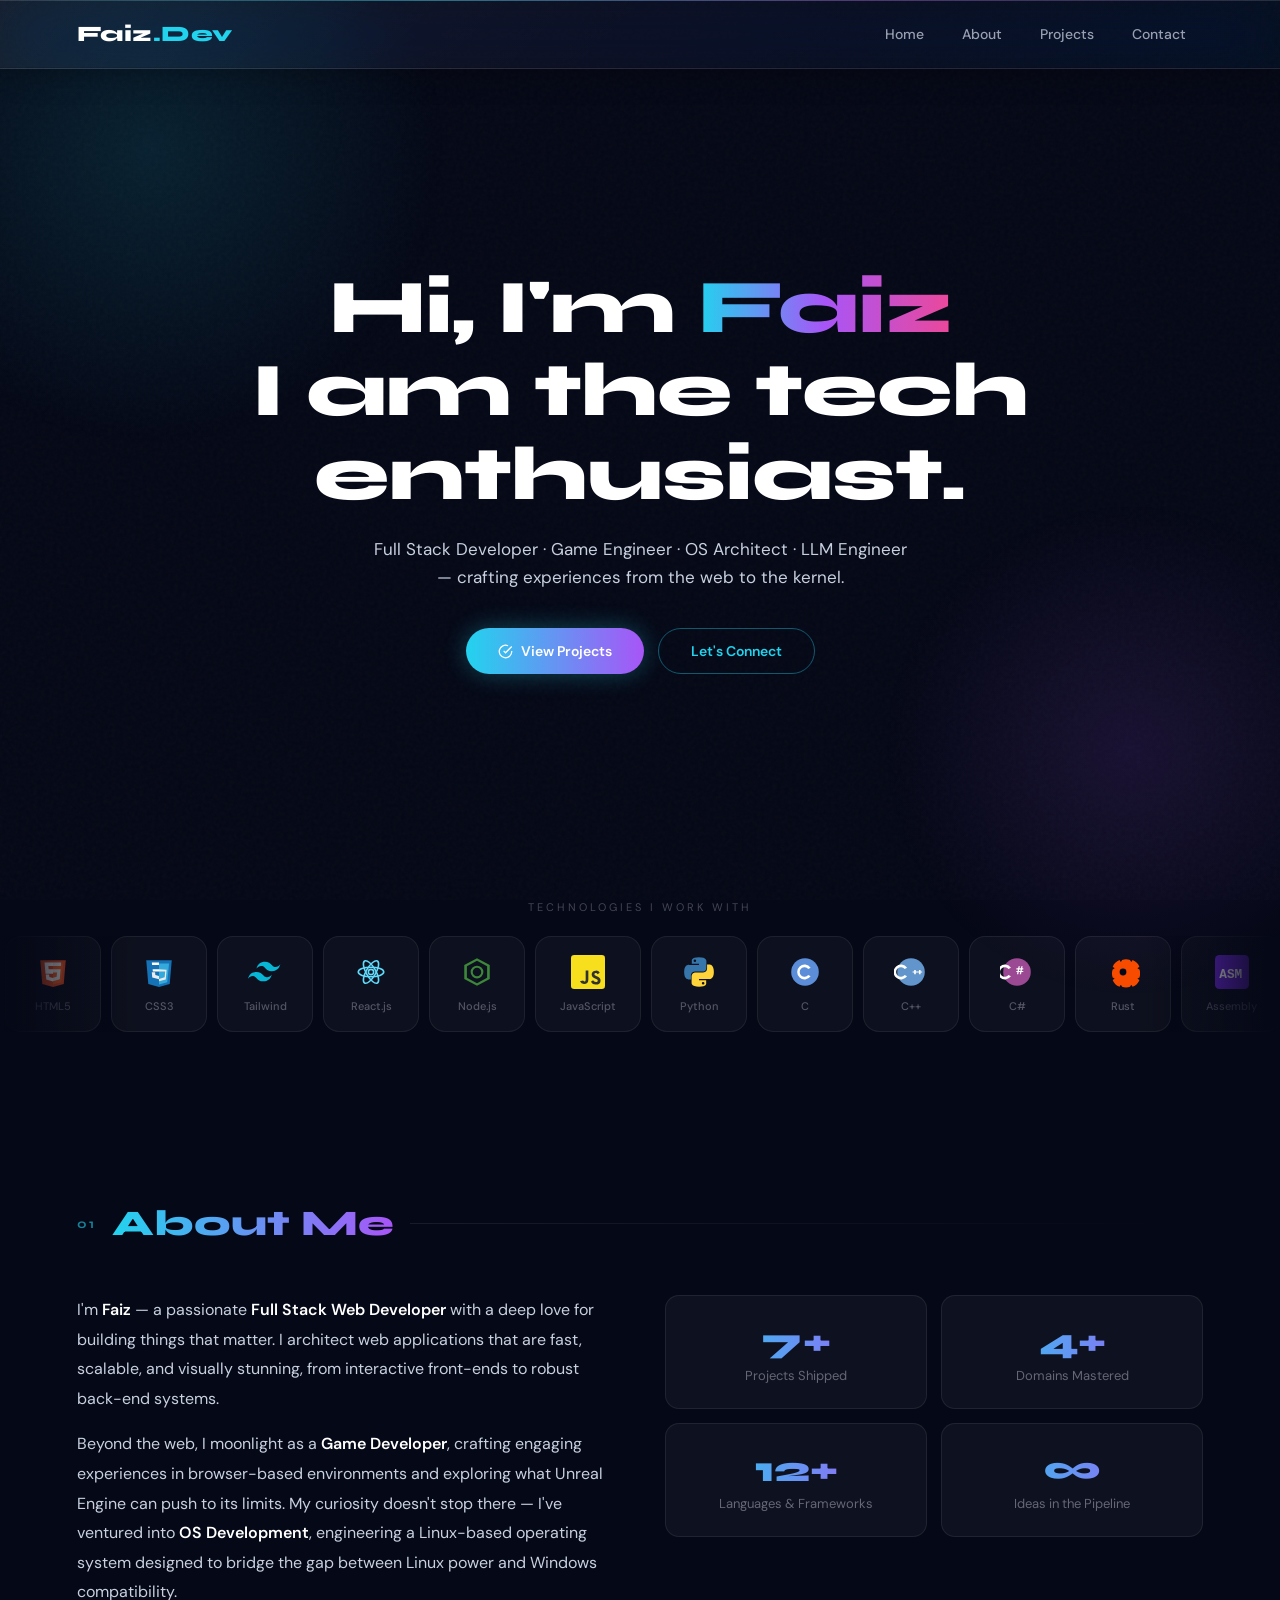
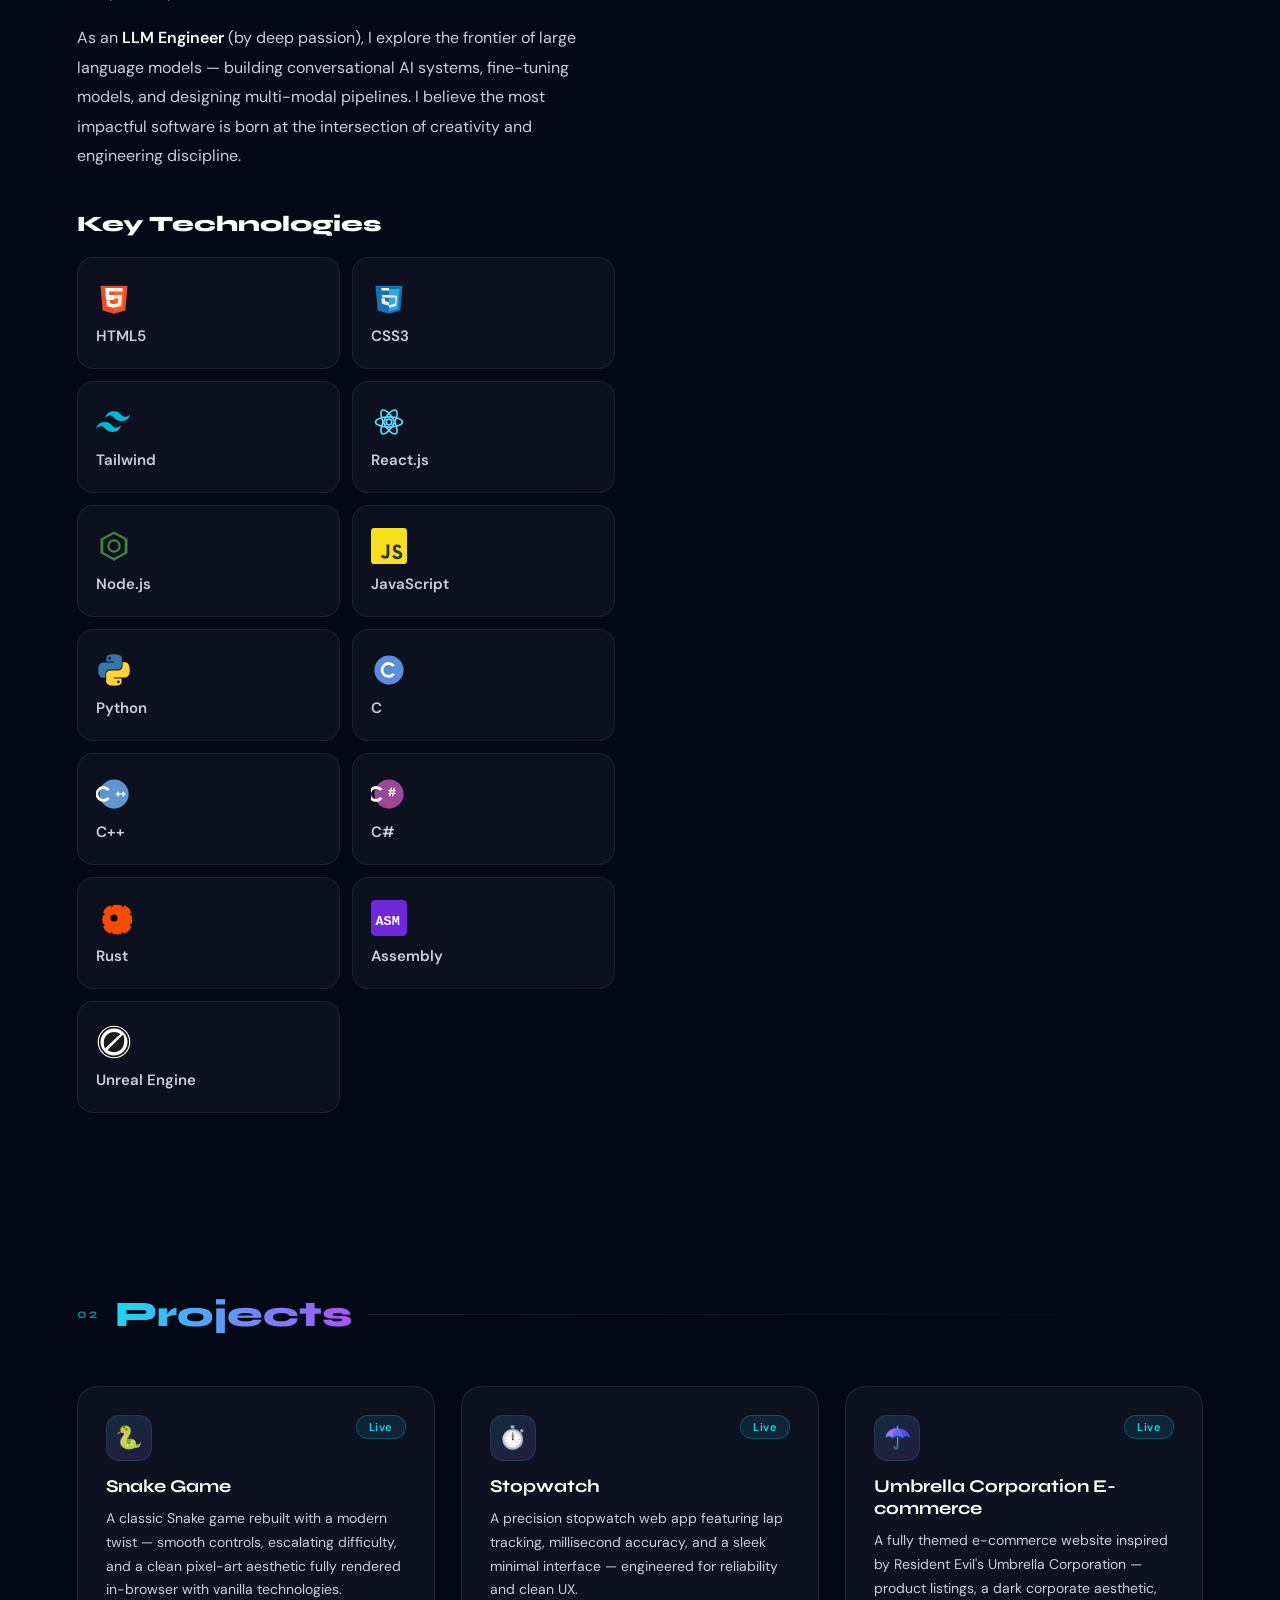
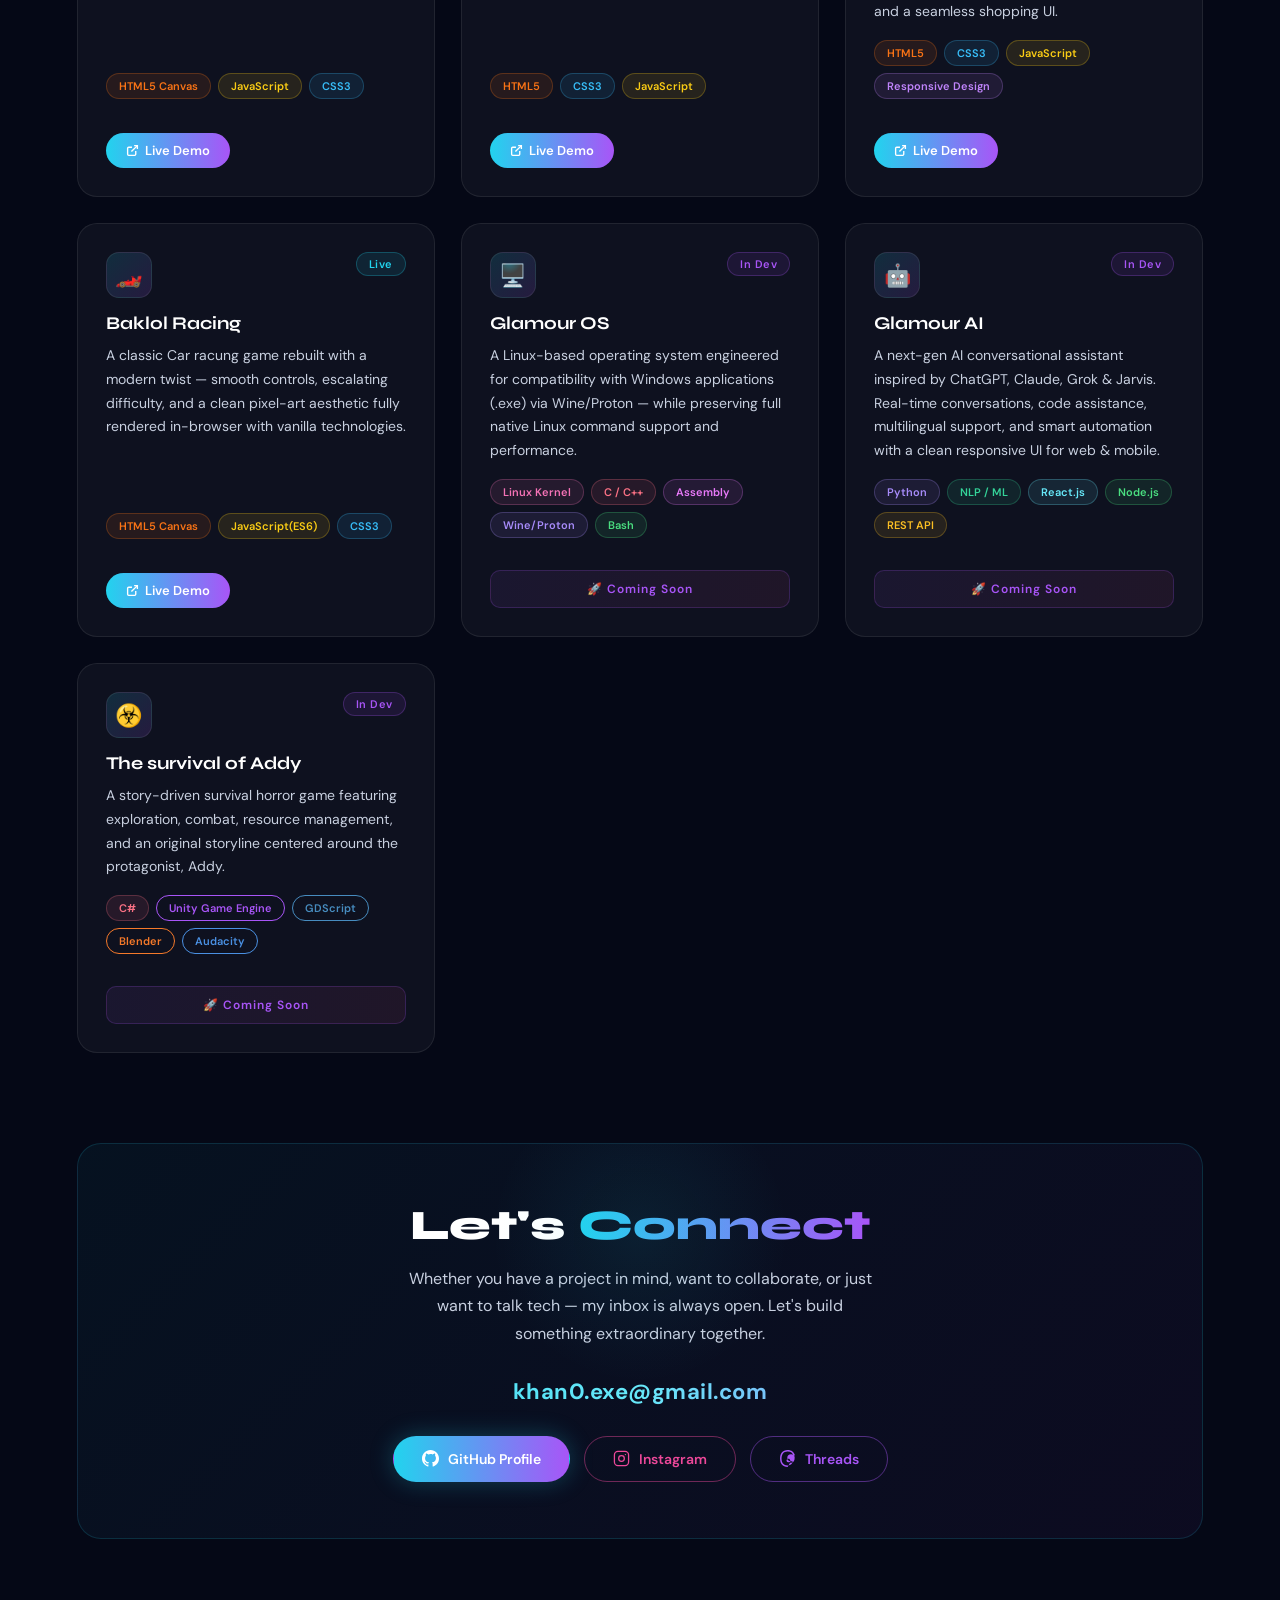
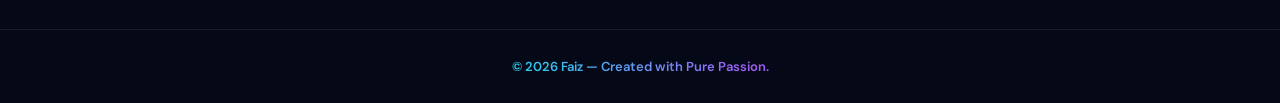
<file: index.html>
<!DOCTYPE html>
<html lang="en">
<head>
<meta charset="UTF-8">
<meta name="viewport" content="width=device-width, initial-scale=1.0">
<title>Faiz | Full Stack Developer</title>
<link href="https://fonts.googleapis.com/css2?family=Syne:wght@400;600;700;800&family=DM+Sans:wght@300;400;500&display=swap" rel="stylesheet">
<style>
*{margin:0;padding:0;box-sizing:border-box;}
:root{
  --cyan:#22d3ee;
  --purple:#a855f7;
  --pink:#ec4899;
  --bg:#050816;
  --card-bg:rgba(255,255,255,0.04);
  --border:rgba(255,255,255,0.08);
  --text:#c8d0e0;
}
html{scroll-behavior:smooth;}
body{background:var(--bg);color:white;overflow-x:hidden;font-family:'DM Sans',sans-serif;}
body::before{content:"";position:fixed;width:600px;height:600px;background:radial-gradient(circle,rgba(34,211,238,0.12),transparent 70%);top:-150px;left:-150px;z-index:-1;pointer-events:none;}
body::after{content:"";position:fixed;width:500px;height:500px;background:radial-gradient(circle,rgba(168,85,247,0.12),transparent 70%);bottom:-100px;right:-100px;z-index:-1;pointer-events:none;}
.noise{position:fixed;inset:0;z-index:-1;pointer-events:none;opacity:.03;background-image:url("data:image/svg+xml,%3Csvg viewBox='0 0 256 256' xmlns='http://www.w3.org/2000/svg'%3E%3Cfilter id='noise'%3E%3CfeTurbulence type='fractalNoise' baseFrequency='0.9' numOctaves='4' stitchTiles='stitch'/%3E%3C/filter%3E%3Crect width='100%25' height='100%25' filter='url(%23noise)'/%3E%3C/svg%3E");}

/* ══ LIQUID GLASS NAVBAR ══ */
header{
  position:fixed;top:0;width:100%;
  display:flex;justify-content:space-between;align-items:center;
  padding:16px 6%;
  background:linear-gradient(135deg,rgba(255,255,255,0.07) 0%,rgba(255,255,255,0.03) 50%,rgba(34,211,238,0.04) 100%);
  backdrop-filter:blur(28px) saturate(180%);
  -webkit-backdrop-filter:blur(28px) saturate(180%);
  border-bottom:1px solid rgba(255,255,255,0.10);
  box-shadow:0 2px 32px rgba(0,0,0,0.3),inset 0 1px 0 rgba(255,255,255,0.12),inset 0 -1px 0 rgba(0,0,0,0.1);
  z-index:1000;
}
/* liquid shimmer reflection */
header::before{
  content:"";position:absolute;top:0;left:0;right:0;height:1px;
  background:linear-gradient(90deg,transparent,rgba(34,211,238,0.4),rgba(168,85,247,0.3),transparent);
  pointer-events:none;
}

.logo{font-family:'Syne',sans-serif;font-weight:800;font-size:22px;letter-spacing:.5px;text-decoration:none;}
.logo-faiz{color:white;}
.logo-dev{color:var(--cyan);}

.nav-links{display:flex;align-items:center;gap:4px;}
.nav-links a{
  color:rgba(200,208,224,0.75);text-decoration:none;font-size:14px;font-weight:500;
  padding:8px 16px;border-radius:20px;transition:.25s;
  background:rgba(255,255,255,0.0);
  border:1px solid transparent;
}
.nav-links a:hover{
  color:var(--cyan);
  background:rgba(34,211,238,0.08);
  border-color:rgba(34,211,238,0.15);
  box-shadow:0 0 12px rgba(34,211,238,0.1);
}

.nav-socials{display:flex;align-items:center;gap:8px;margin-left:12px;padding-left:14px;border-left:1px solid rgba(255,255,255,0.08);}
.nav-socials a{
  color:rgba(200,208,224,0.6);display:flex;align-items:center;justify-content:center;
  width:34px;height:34px;border-radius:10px;transition:.25s;
  background:rgba(255,255,255,0.04);
  border:1px solid rgba(255,255,255,0.08);
  box-shadow:inset 0 1px 0 rgba(255,255,255,0.06);
}
.nav-socials a:hover{color:var(--cyan);border-color:rgba(34,211,238,0.35);background:rgba(34,211,238,0.08);box-shadow:0 0 14px rgba(34,211,238,0.2),inset 0 1px 0 rgba(255,255,255,0.1);}
.nav-socials svg{width:16px;height:16px;}

/* Hamburger */
.hamburger{display:none;flex-direction:column;gap:5px;cursor:pointer;padding:8px;border-radius:12px;transition:.25s;background:rgba(255,255,255,0.05);border:1px solid rgba(255,255,255,0.08);}
.hamburger span{display:block;width:22px;height:2px;background:var(--text);border-radius:2px;transition:.3s;}
.hamburger.open span:nth-child(1){transform:rotate(45deg) translate(5px,5px);}
.hamburger.open span:nth-child(2){opacity:0;}
.hamburger.open span:nth-child(3){transform:rotate(-45deg) translate(5px,-5px);}

/* ══ LIQUID GLASS MOBILE DROPDOWN ══ */
.mobile-menu{
  display:none;position:fixed;top:68px;left:0;right:0;
  background:linear-gradient(160deg,rgba(8,14,35,0.88) 0%,rgba(5,8,22,0.92) 60%,rgba(34,211,238,0.05) 100%);
  backdrop-filter:blur(32px) saturate(200%);
  -webkit-backdrop-filter:blur(32px) saturate(200%);
  border-bottom:1px solid rgba(255,255,255,0.09);
  box-shadow:0 16px 48px rgba(0,0,0,0.5),inset 0 1px 0 rgba(255,255,255,0.08);
  flex-direction:column;padding:16px 6% 20px;gap:4px;z-index:999;
}
.mobile-menu::before{
  content:"";position:absolute;top:0;left:0;right:0;height:1px;
  background:linear-gradient(90deg,transparent,rgba(34,211,238,0.3),rgba(168,85,247,0.25),transparent);
}
.mobile-menu.open{display:flex;}
.mobile-menu a{
  color:rgba(200,208,224,0.75);text-decoration:none;font-size:15px;font-weight:500;
  padding:13px 18px;border-radius:14px;transition:.25s;
  background:rgba(255,255,255,0.0);
  border:1px solid transparent;
}
.mobile-menu a:hover{color:var(--cyan);border-color:rgba(34,211,238,0.2);background:rgba(34,211,238,0.07);box-shadow:0 0 12px rgba(34,211,238,0.08);}
.mobile-menu .divider{height:1px;background:linear-gradient(90deg,transparent,rgba(255,255,255,0.1),transparent);margin:8px 0;}
.mob-social-row{display:flex;gap:10px;padding:6px 18px 4px;}
.mob-social-row a{
  color:rgba(200,208,224,0.65);display:flex;align-items:center;justify-content:center;
  width:42px;height:42px;border-radius:12px;transition:.25s;
  background:rgba(255,255,255,0.04);border:1px solid rgba(255,255,255,0.08);
  box-shadow:inset 0 1px 0 rgba(255,255,255,0.06);
}
.mob-social-row a:hover{color:var(--cyan);border-color:rgba(34,211,238,0.35);background:rgba(34,211,238,0.09);box-shadow:0 0 16px rgba(34,211,238,0.2);}
.mob-social-row svg{width:19px;height:19px;}

/* ══ HERO ══ */
.hero{min-height:100vh;display:flex;flex-direction:column;justify-content:center;align-items:center;text-align:center;padding:120px 6% 80px;}
.hero h1{font-family:'Syne',sans-serif;font-size:clamp(38px,6vw,76px);font-weight:800;line-height:1.1;margin-bottom:18px;letter-spacing:-1px;}
.hero h1 .grad{background:linear-gradient(90deg,var(--cyan),var(--purple),var(--pink));-webkit-background-clip:text;-webkit-text-fill-color:transparent;}
.hero p{color:var(--text);max-width:540px;font-size:17px;line-height:1.7;margin-bottom:36px;}
.hero-btns{display:flex;gap:14px;flex-wrap:wrap;justify-content:center;}
.btn{padding:13px 32px;border-radius:40px;background:linear-gradient(90deg,var(--cyan),var(--purple));border:none;color:white;font-weight:600;font-size:14px;cursor:pointer;box-shadow:0 0 24px rgba(34,211,238,0.3);transition:.3s;text-decoration:none;display:inline-flex;align-items:center;gap:8px;font-family:'DM Sans',sans-serif;}
.btn:hover{transform:scale(1.05);box-shadow:0 0 40px rgba(168,85,247,0.5);}
.btn-outline{padding:13px 32px;border-radius:40px;background:transparent;border:1px solid rgba(34,211,238,0.4);color:var(--cyan);font-weight:600;font-size:14px;cursor:pointer;transition:.3s;text-decoration:none;display:inline-flex;align-items:center;gap:8px;font-family:'DM Sans',sans-serif;}
.btn-outline:hover{background:rgba(34,211,238,0.08);border-color:var(--cyan);}

/* ══ TECH TICKER (real SVG icons) ══ */
.ticker-section{padding:0 0 80px;overflow:hidden;}
.ticker-label{text-align:center;font-size:11px;letter-spacing:3px;text-transform:uppercase;color:#445;margin-bottom:22px;}
.ticker-track{position:relative;overflow:hidden;}
.ticker-track::before,.ticker-track::after{content:"";position:absolute;top:0;bottom:0;width:140px;z-index:2;}
.ticker-track::before{left:0;background:linear-gradient(90deg,var(--bg),transparent);}
.ticker-track::after{right:0;background:linear-gradient(-90deg,var(--bg),transparent);}
.ticker-inner{display:flex;gap:0;width:max-content;animation:ticker 36s linear infinite;}
.ticker-inner:hover{animation-play-state:paused;}
@keyframes ticker{from{transform:translateX(0);}to{transform:translateX(-50%)}}
.ticker-item{
  display:flex;flex-direction:column;align-items:center;gap:10px;
  padding:18px 24px;margin:0 5px;
  background:rgba(255,255,255,0.035);border:1px solid rgba(255,255,255,0.07);
  border-radius:16px;min-width:96px;flex-shrink:0;transition:.3s;cursor:default;
}
.ticker-item:hover{border-color:rgba(34,211,238,0.3);background:rgba(34,211,238,0.05);transform:translateY(-3px);}
.ticker-icon{width:34px;height:34px;display:flex;align-items:center;justify-content:center;}
.ticker-icon svg,.ticker-icon img{width:34px;height:34px;}
.ticker-name{font-size:11px;color:#556;font-weight:500;white-space:nowrap;}

/* ══ SECTIONS ══ */
.section{padding:90px 6%;}
.section-head{display:flex;align-items:center;gap:16px;margin-bottom:50px;}
.section-num{font-family:'Syne',sans-serif;font-size:13px;font-weight:700;color:var(--cyan);letter-spacing:2px;opacity:.6;}
.section h2{font-family:'Syne',sans-serif;font-size:clamp(24px,3.5vw,36px);font-weight:800;background:linear-gradient(90deg,var(--cyan),var(--purple));-webkit-background-clip:text;-webkit-text-fill-color:transparent;}
.section-line{flex:1;height:1px;background:linear-gradient(90deg,var(--border),transparent);}

/* ══ ABOUT ══ */
.about-grid{display:grid;grid-template-columns:1fr 1fr;gap:50px;align-items:start;}
@media(max-width:760px){.about-grid{grid-template-columns:1fr;}}
.about-text p{color:var(--text);font-size:16px;line-height:1.85;margin-bottom:16px;}
.about-text p strong{color:white;font-weight:600;}

/* ══ KEY TECH GRID (card style like screenshot) ══ */
.key-tech{margin-top:40px;}
.key-tech-title{font-family:'Syne',sans-serif;font-size:22px;font-weight:800;color:white;margin-bottom:20px;}
.tech-grid{display:grid;grid-template-columns:repeat(2,1fr);gap:12px;}
.tech-card{
  padding:22px 18px;border-radius:16px;
  background:rgba(255,255,255,0.035);
  border:1px solid rgba(255,255,255,0.07);
  display:flex;flex-direction:column;gap:10px;
  cursor:default;transition:.35s cubic-bezier(.22,1,.36,1);
  position:relative;overflow:hidden;
}
/* bottom light glow on hover */
.tech-card::after{
  content:"";position:absolute;bottom:-30px;left:50%;transform:translateX(-50%);
  width:80%;height:60px;border-radius:50%;
  background:var(--tech-glow,rgba(34,211,238,0.35));
  filter:blur(22px);opacity:0;transition:.4s;pointer-events:none;
}
.tech-card:hover{
  transform:translateY(-10px);
  border-color:rgba(34,211,238,0.35);
  background:rgba(255,255,255,0.06);
  box-shadow:0 20px 50px rgba(0,0,0,0.5),0 0 0 1px rgba(34,211,238,0.15);
}
.tech-card:hover::after{opacity:1;bottom:-10px;}
.tech-card-icon{width:36px;height:36px;display:flex;align-items:center;justify-content:center;}
.tech-card-icon svg{width:36px;height:36px;}
.tech-card-name{font-size:15px;font-weight:600;color:#c8d0e0;}

/* About stats */
.about-stats{display:grid;grid-template-columns:1fr 1fr;gap:14px;margin-bottom:20px;}
.stat-box{padding:24px;border-radius:14px;background:var(--card-bg);border:1px solid var(--border);text-align:center;transition:.3s;}
.stat-box:hover{border-color:rgba(168,85,247,0.3);transform:translateY(-4px);}
.stat-num{font-family:'Syne',sans-serif;font-size:36px;font-weight:800;background:linear-gradient(90deg,var(--cyan),var(--purple));-webkit-background-clip:text;-webkit-text-fill-color:transparent;display:block;}
.stat-label{font-size:13px;color:#667;margin-top:4px;}

/* ══ PROJECT CARDS ══ */
.projects-grid{display:grid;grid-template-columns:repeat(auto-fill,minmax(300px,1fr));gap:26px;}
.project-card{
  padding:28px;border-radius:20px;
  background:var(--card-bg);border:1px solid var(--border);
  transition:.4s cubic-bezier(.22,1,.36,1);
  position:relative;overflow:hidden;display:flex;flex-direction:column;
}
/* dual-colour bottom light */
.project-card::after{
  content:"";position:absolute;bottom:-40px;left:50%;transform:translateX(-50%);
  width:90%;height:80px;border-radius:50%;
  background:radial-gradient(ellipse,rgba(34,211,238,0.5) 0%,rgba(168,85,247,0.35) 60%,transparent 100%);
  filter:blur(28px);opacity:0;transition:.4s;pointer-events:none;
}
.project-card:hover{
  transform:translateY(-14px);
  border-color:rgba(34,211,238,0.3);
  background:rgba(255,255,255,0.055);
  box-shadow:
    0 30px 60px rgba(0,0,0,0.6),
    0 0 0 1px rgba(34,211,238,0.18),
    0 0 40px rgba(34,211,238,0.08),
    0 0 80px rgba(168,85,247,0.06);
}
.project-card:hover::after{opacity:1;bottom:-8px;}

.project-top{display:flex;justify-content:space-between;align-items:flex-start;margin-bottom:14px;}
.project-icon{width:46px;height:46px;border-radius:13px;background:linear-gradient(135deg,rgba(34,211,238,0.15),rgba(168,85,247,0.15));border:1px solid var(--border);display:flex;align-items:center;justify-content:center;font-size:22px;}
.project-status{font-size:11px;font-weight:600;padding:4px 12px;border-radius:20px;letter-spacing:.5px;}
.status-live{background:rgba(34,211,238,0.1);color:var(--cyan);border:1px solid rgba(34,211,238,0.25);}
.status-soon{background:rgba(168,85,247,0.1);color:#a855f7;border:1px solid rgba(168,85,247,0.25);}
.project-card h3{font-family:'Syne',sans-serif;font-size:18px;font-weight:700;margin-bottom:10px;color:white;}
.project-card>p{color:var(--text);font-size:14px;line-height:1.7;flex:1;}

/* Coloured tech stack tags */
.tech-stack{display:flex;flex-wrap:wrap;gap:7px;margin:16px 0;}
.tag{font-size:11px;padding:5px 12px;border-radius:20px;font-weight:600;border:1px solid;}
.tag-html{color:#f97316;background:rgba(249,115,22,0.1);border-color:rgba(249,115,22,0.25);}
.tag-css{color:#38bdf8;background:rgba(56,189,248,0.1);border-color:rgba(56,189,248,0.25);}
.tag-js{color:#facc15;background:rgba(250,204,21,0.1);border-color:rgba(250,204,21,0.25);}
.tag-react{color:#67e8f9;background:rgba(103,232,249,0.1);border-color:rgba(103,232,249,0.25);}
.tag-node{color:#4ade80;background:rgba(74,222,128,0.1);border-color:rgba(74,222,128,0.25);}
.tag-python{color:#a78bfa;background:rgba(167,139,250,0.1);border-color:rgba(167,139,250,0.25);}
.tag-c{color:#fb7185;background:rgba(251,113,133,0.1);border-color:rgba(251,113,133,0.25);}
.tag-asm{color:#e879f9;background:rgba(232,121,249,0.1);border-color:rgba(232,121,249,0.25);}
.tag-linux{color:#f472b6;background:rgba(244,114,182,0.1);border-color:rgba(244,114,182,0.25);}
.tag-ai{color:#34d399;background:rgba(52,211,153,0.1);border-color:rgba(52,211,153,0.25);}
.tag-api{color:#fbbf24;background:rgba(251,191,36,0.1);border-color:rgba(251,191,36,0.25);}
.tag-design{color:#c084fc;background:rgba(192,132,252,0.1);border-color:rgba(192,132,252,0.25);}
.tag-engine{
    color:#A855F7;
    border-color:#A855F7;}

.tag-gdscript{
    color:#478CBF;
    border-color:#478CBF;
}

.tag-blender{
    color:#F5792A;
    border-color:#F5792A;
}

.tag-audacity{
    color:#4A90E2;
    border-color:#4A90E2;
}

.coming-soon-bar{margin-top:16px;padding:10px;border-radius:10px;background:linear-gradient(90deg,rgba(168,85,247,0.08),rgba(236,72,153,0.08));border:1px solid rgba(168,85,247,0.2);text-align:center;font-size:12px;font-weight:600;color:#a855f7;letter-spacing:1px;}
.project-footer{margin-top:18px;display:flex;gap:10px;}
.demo-btn{padding:9px 20px;border-radius:30px;font-size:13px;font-weight:600;background:linear-gradient(90deg,var(--cyan),var(--purple));border:none;color:white;cursor:pointer;transition:.3s;text-decoration:none;display:inline-flex;align-items:center;gap:6px;font-family:'DM Sans',sans-serif;}
.demo-btn:hover{transform:scale(1.05);box-shadow:0 0 20px rgba(34,211,238,0.45);}
.demo-btn svg{width:13px;height:13px;}

/* ══ CONNECT BOX ══ */
.connect-box{margin:0 6% 90px;padding:56px 48px;border-radius:24px;background:linear-gradient(135deg,rgba(34,211,238,0.05),rgba(168,85,247,0.05));border:1px solid rgba(34,211,238,0.15);text-align:center;position:relative;overflow:hidden;}
.connect-box::before{content:"";position:absolute;top:-60px;left:50%;transform:translateX(-50%);width:300px;height:300px;background:radial-gradient(circle,rgba(34,211,238,0.08),transparent 70%);pointer-events:none;}
.connect-box h2{font-family:'Syne',sans-serif;font-size:clamp(26px,4vw,42px);font-weight:800;margin-bottom:14px;}
.connect-box p{color:var(--text);max-width:480px;margin:0 auto 30px;font-size:16px;line-height:1.7;}
.connect-email{font-size:clamp(16px,2.5vw,22px);font-weight:700;background:linear-gradient(90deg,var(--cyan),#67e8f9,var(--purple));-webkit-background-clip:text;-webkit-text-fill-color:transparent;margin-bottom:30px;display:block;letter-spacing:.5px;}

/* ══ CONNECT BUTTONS ══ */
.connect-btn{
  padding:13px 28px;border-radius:40px;font-weight:600;font-size:14px;
  cursor:pointer;transition:.3s cubic-bezier(.22,1,.36,1);text-decoration:none;
  display:inline-flex;align-items:center;gap:9px;font-family:'DM Sans',sans-serif;
  border:1px solid;
}
.connect-btn-github{
  background:linear-gradient(90deg,var(--cyan),var(--purple));
  border-color:transparent;color:white;
  box-shadow:0 0 24px rgba(34,211,238,0.25);
}
.connect-btn-github:hover{transform:scale(1.06);box-shadow:0 0 40px rgba(168,85,247,0.55);}
.connect-btn-instagram{
  background:transparent;
  border-color:rgba(236,72,153,0.45);color:#ec4899;
}
.connect-btn-instagram:hover{
  background:rgba(236,72,153,0.1);border-color:#ec4899;
  box-shadow:0 0 22px rgba(236,72,153,0.3);transform:scale(1.06);
}
.connect-btn-threads{
  background:transparent;
  border-color:rgba(168,85,247,0.45);color:#a855f7;
}
.connect-btn-threads:hover{
  background:rgba(168,85,247,0.1);border-color:#a855f7;
  box-shadow:0 0 22px rgba(168,85,247,0.3);transform:scale(1.06);
}

/* ══ FOOTER ══ */
footer{text-align:center;padding:28px 6%;color:#334;border-top:1px solid var(--border);font-size:13px;}
footer span{background:linear-gradient(90deg,var(--cyan),var(--purple));-webkit-background-clip:text;-webkit-text-fill-color:transparent;font-weight:600;}

/* ══ FADE ══ */
.fade{opacity:0;transform:translateY(40px);transition:0.8s cubic-bezier(.22,1,.36,1);}
.fade.show{opacity:1;transform:translateY(0);}

@media(max-width:768px){
  header{padding:14px 5%;}
  .nav-links,.nav-socials{display:none;}
  .hamburger{display:flex;}
  .section{padding:70px 5%;}
  .connect-box{margin:0 5% 70px;padding:36px 22px;}
  .tech-grid{grid-template-columns:repeat(2,1fr);}
}
@media(max-width:420px){.projects-grid{grid-template-columns:1fr;}.about-stats{grid-template-columns:1fr 1fr;}}
</style>
</head>
<body>
<div class="noise"></div>


<svg style="display:none" xmlns="http://www.w3.org/2000/svg">
  <defs>
    <!--HTML5-->
    <symbol id="ico-html" viewBox="0 0 32 32"><path fill="#e34f26" d="M5.902 27.201L4 5h24l-1.903 22.199L15.985 30z"/><path fill="#ef652a" d="M16 27.858l7.74-2.142L25.455 8H16z"/><path fill="#fff" d="M16 13.407h-4.114l-.282-3.155H16V7.151H8.006l.084.944.861 9.657H16zm0 8.253l-.012.003-3.44-.929-.22-2.465H9.212l.433 4.852 6.341 1.76.014-.004z"/><path fill="#ebebeb" d="M15.988 13.407v3.101h3.823l-.36 4.024-3.463.929v3.224l6.344-1.758.047-.522.726-8.139.076-.859zm0-6.256v3.101h7.466l.062-.694.141-1.563.074-.844z"/></symbol>
    <!-- CSS3 -->
    <symbol id="ico-css" viewBox="0 0 32 32"><path fill="#1572b6" d="M5.902 27.201L4 5h24l-1.903 22.199L15.985 30z"/><path fill="#33a9dc" d="M16 27.858l7.74-2.142L25.455 8H16z"/><path fill="#fff" d="M16 13.407H9.986l.197 2.2H16v-2.2zm0-6.256H9.27l.2 2.2H16v-2.2z"/><path fill="#ebebeb" d="M16 19.679l-.012.003-3.44-.929-.22-2.465H9.212l.433 4.852 6.341 1.76.014-.004zm0-6.272v2.2h5.812l-.487 5.438-5.325 1.429v2.286l6.344-1.758.047-.522.765-8.573z"/></symbol>
    <!-- Tailwind -->
    <symbol id="ico-tailwind" viewBox="0 0 32 32"><path fill="#06b6d4" d="M16 6.4c-4.267 0-6.933 2.133-8 6.4 1.6-2.133 3.467-2.933 5.6-2.4.933.234 1.659.96 2.48 1.765C17.48 13.583 19.16 15.2 22.4 15.2c4.267 0 6.933-2.133 8-6.4-1.6 2.133-3.467 2.933-5.6 2.4-.933-.234-1.659-.96-2.48-1.765C20.92 8.016 19.24 6.4 16 6.4zm-8 9.6c-4.267 0-6.933 2.133-8 6.4 1.6-2.133 3.467-2.933 5.6-2.4.933.234 1.659.96 2.48 1.765C9.48 23.183 11.16 24.8 14.4 24.8c4.267 0 6.933-2.133 8-6.4-1.6 2.133-3.467 2.933-5.6 2.4-.933-.234-1.659-.96-2.48-1.765C12.92 17.616 11.24 16 8 16z"/></symbol>
    <!-- React -->
    <symbol id="ico-react" viewBox="0 0 32 32"><circle fill="none" stroke="#61dafb" stroke-width="1.5" cx="16" cy="16" r="2.5"/><ellipse fill="none" stroke="#61dafb" stroke-width="1.5" cx="16" cy="16" rx="12" ry="4.5"/><ellipse fill="none" stroke="#61dafb" stroke-width="1.5" cx="16" cy="16" rx="12" ry="4.5" transform="rotate(60 16 16)"/><ellipse fill="none" stroke="#61dafb" stroke-width="1.5" cx="16" cy="16" rx="12" ry="4.5" transform="rotate(120 16 16)"/></symbol>
    <!-- Node.js -->
    <symbol id="ico-node" viewBox="0 0 32 32"><path fill="#3c873a" d="M16 3L4 9.5v13L16 29l12-6.5v-13zm0 2.31L25.5 10.5v11L16 26.69 6.5 21.5v-11z"/><path fill="#3c873a" d="M16 10a6 6 0 100 12A6 6 0 0016 10zm0 2a4 4 0 110 8 4 4 0 010-8z"/></symbol>
    <!-- JavaScript -->
    <symbol id="ico-js" viewBox="0 0 32 32"><rect fill="#f7df1e" width="32" height="32" rx="3"/><path fill="#323330" d="M20.809 23.875a2.866 2.866 0 002.6 1.6c1.09 0 1.787-.545 1.787-1.3 0-.9-.716-1.222-1.916-1.747l-.658-.282c-1.9-.809-3.16-1.822-3.16-3.964 0-1.973 1.5-3.476 3.853-3.476a3.889 3.889 0 013.742 2.107l-2.048 1.315a1.789 1.789 0 00-1.694-1.13 1.147 1.147 0 00-1.262 1.13c0 .794.49 1.115 1.621 1.608l.658.282c2.236.959 3.5 1.938 3.5 4.134 0 2.369-1.861 3.665-4.359 3.665a5.056 5.056 0 01-4.778-2.684zm-9.462.207a1.495 1.495 0 001.342.752c.68 0 1.115-.34 1.115-1.655V14.6h2.52v8.626c0 2.726-1.6 3.962-3.929 3.962a4.089 4.089 0 01-3.948-2.445z"/></symbol>
    <!-- Python -->
    <symbol id="ico-python" viewBox="0 0 32 32"><path fill="#3776ab" d="M15.885 2.1c-7.1 0-6.651 3.07-6.651 3.07l.008 3.18h6.77v.95H6.545S2 8.8 2 16.005s4.013 6.943 4.013 6.943h2.396v-3.34s-.129-4.013 3.946-4.013h6.804s3.816.061 3.816-3.688V5.803s.58-3.703-7.09-3.703zm-3.77 2.138a1.214 1.214 0 11-.001 2.429 1.214 1.214 0 01.001-2.429z"/><path fill="#ffd43b" d="M16.115 29.9c7.1 0 6.651-3.07 6.651-3.07l-.008-3.18h-6.77v-.95h9.467S30 23.2 30 15.995s-4.013-6.943-4.013-6.943h-2.396v3.34s.129 4.013-3.946 4.013h-6.804s-3.816-.061-3.816 3.688v6.104S8.445 29.9 16.115 29.9zm3.77-2.138a1.214 1.214 0 110-2.429 1.214 1.214 0 010 2.429z"/></symbol>
    <!-- C -->
    <symbol id="ico-c" viewBox="0 0 32 32"><circle fill="#5b8dd9" cx="16" cy="16" r="13"/><path fill="white" d="M21.3 20.1a7 7 0 11.007-8.213l-2.27 1.31A4.5 4.5 0 1019.03 18.8z"/></symbol>
    <!-- C++ -->
    <symbol id="ico-cpp" viewBox="0 0 32 32"><circle fill="#6295cb" cx="16" cy="16" r="13"/><path fill="white" d="M12.3 20.1a7 7 0 11.007-8.213l-2.27 1.31A4.5 4.5 0 1010.03 18.8z"/><path fill="white" d="M19 14h1.5v1.5H22v1H20.5V18H19v-1.5h-1.5v-1H19zm4.5 0H25v1.5h1.5v1H25V18h-1.5v-1.5H22v-1h1.5z"/></symbol>
    <!-- C# -->
    <symbol id="ico-csharp" viewBox="0 0 32 32"><circle fill="#9b4993" cx="16" cy="16" r="13"/><path fill="white" d="M10.3 20.1a7 7 0 11.007-8.213l-2.27 1.31A4.5 4.5 0 1008.03 18.8z"/><path fill="white" d="M17.5 10.5h1.2l-.4 2h1.4l.4-2h1.2l-.4 2h1v1.1h-1.2l-.3 1.4h1.5v1.1h-1.7l-.4 2h-1.2l.4-2h-1.4l-.4 2h-1.2l.4-2h-1v-1.1h1.2l.3-1.4h-1.5v-1.1h1.7zm.6 3.1l-.3 1.4h1.4l.3-1.4z"/></symbol>
    <!-- Assembly -->
    <symbol id="ico-asm" viewBox="0 0 32 32"><rect fill="#6d28d9" width="32" height="32" rx="4"/><text x="4" y="22" fill="white" font-size="12" font-family="monospace" font-weight="bold">ASM</text></symbol>
    <!-- Unreal Engine -->
    <symbol id="ico-unreal" viewBox="0 0 32 32"><circle fill="#1a1a1a" cx="16" cy="16" r="14" stroke="#fff" stroke-width="1"/><path fill="white" d="M16 4C9.373 4 4 9.373 4 16s5.373 12 12 12 12-5.373 12-12S22.627 4 16 4zm0 3c2.136 0 4.107.72 5.686 1.92L7.92 21.686A8.944 8.944 0 017 16c0-4.963 4.037-9 9-9zm0 18c-2.136 0-4.107-.72-5.686-1.92l13.766-13.766A8.944 8.944 0 0125 16c0 4.963-4.037 9-9 9z"/></symbol>
    <!-- Rust -->
    <symbol id="ico-rust" viewBox="0 0 32 32"><path fill="#f74c00" d="M15.1 4.07l-.86 1.53a.47.47 0 01-.82 0l-.86-1.53a12.06 12.06 0 00-6.9 6.9l1.53.86a.47.47 0 010 .82l-1.53.86a12.06 12.06 0 000 7.96l1.53.86a.47.47 0 010 .82l-1.53.86a12.06 12.06 0 006.9 6.9l.86-1.53a.47.47 0 01.82 0l.86 1.53a12.06 12.06 0 007.96 0l.86-1.53a.47.47 0 01.82 0l.86 1.53a12.06 12.06 0 006.9-6.9l-1.53-.86a.47.47 0 010-.82l1.53-.86a12.06 12.06 0 000-7.96l-1.53-.86a.47.47 0 010-.82l1.53-.86a12.06 12.06 0 00-6.9-6.9l-.86 1.53a.47.47 0 01-.82 0l-.86-1.53a12.06 12.06 0 00-7.96 0z" transform="scale(0.94) translate(1,1)"/><circle fill="#f74c00" cx="16" cy="16" r="5"/><circle fill="#050816" cx="16" cy="16" r="3.2"/></symbol>
  </defs>
</svg>

<!-- ══ HEADER ══ -->
<header>
  <a class="logo" href="#home"><span class="logo-faiz">Faiz</span><span class="logo-dev">.Dev</span></a>

  <div style="display:flex;align-items:center;gap:6px;">
    <nav class="nav-links">
      <a href="#home">Home</a>
      <a href="#about">About</a>
      <a href="#projects">Projects</a>
      <a href="#connect">Contact</a>
    </nav>

  </div>

  <button class="hamburger" id="hamburger" aria-label="Menu">
    <span></span><span></span><span></span>
  </button>
</header>

<!-- ══ MOBILE MENU ══ -->
<div class="mobile-menu" id="mobileMenu">
  <a href="#home" class="mob-link">Home</a>
  <a href="#about" class="mob-link">About</a>
  <a href="#projects" class="mob-link">Projects</a>
  <a href="#connect" class="mob-link">Contact</a>
  <div class="divider"></div>
 
</div>

<!-- ══ HERO ══ -->
<section id="home" class="hero">
  <h1>Hi, I'm <span class="grad">Faiz</span><br>I am the tech enthusiast.</h1>
  <p>Full Stack Developer · Game Engineer · OS Architect · LLM Engineer — crafting experiences from the web to the kernel.</p>
  <div class="hero-btns">
    <a href="#projects" class="btn">
      <svg width="15" height="15" viewBox="0 0 24 24" fill="none" stroke="currentColor" stroke-width="2"><path d="M22 11.08V12a10 10 0 1 1-5.93-9.14"/><polyline points="22 4 12 14.01 9 11.01"/></svg>
      View Projects
    </a>
    <a href="#connect" class="btn-outline">Let's Connect</a>
  </div>
</section>

<!-- ══ TECH TICKER == -->
<div class="ticker-section fade">
  <p class="ticker-label">Technologies I Work With</p>
  <div class="ticker-track">
    <div class="ticker-inner" id="ticker"></div>
  </div>
</div>

<!-- ══ ABOUT ══ -->
<section id="about" class="section fade">
  <div class="section-head">
    <span class="section-num">01</span>
    <h2>About Me</h2>
    <div class="section-line"></div>
  </div>
  <div class="about-grid">
    <div class="about-text">
      <p>I'm <strong>Faiz</strong> — a passionate <strong>Full Stack Web Developer</strong> with a deep love for building things that matter. I architect web applications that are fast, scalable, and visually stunning, from interactive front-ends to robust back-end systems.</p>
      <p>Beyond the web, I moonlight as a <strong>Game Developer</strong>, crafting engaging experiences in browser-based environments and exploring what Unreal Engine can push to its limits. My curiosity doesn't stop there — I've ventured into <strong>OS Development</strong>, engineering a Linux-based operating system designed to bridge the gap between Linux power and Windows compatibility.</p>
      <p>As an <strong>LLM Engineer</strong> (by deep passion), I explore the frontier of large language models — building conversational AI systems, fine-tuning models, and designing multi-modal pipelines. I believe the most impactful software is born at the intersection of creativity and engineering discipline.</p>

      <div class="key-tech">
        <h3 class="key-tech-title">Key Technologies</h3>
        <div class="tech-grid" id="techGrid"></div>
      </div>
    </div>
    <div>
      <div class="about-stats">
        <div class="stat-box"><span class="stat-num">7+</span><div class="stat-label">Projects Shipped</div></div>
        <div class="stat-box"><span class="stat-num">4+</span><div class="stat-label">Domains Mastered</div></div>
        <div class="stat-box"><span class="stat-num">12+</span><div class="stat-label">Languages &amp; Frameworks</div></div>
        <div class="stat-box"><span class="stat-num">∞</span><div class="stat-label">Ideas in the Pipeline</div></div>
      </div>
    </div>
  </div>
</section>

<!-- ══ PROJECTS ══ -->
<section id="projects" class="section fade">
  <div class="section-head">
    <span class="section-num">02</span>
    <h2>Projects</h2>
    <div class="section-line"></div>
  </div>
  <div class="projects-grid">

    <!-- Snake Game -->
    <div class="project-card">
      <div class="project-top">
        <div class="project-icon">🐍</div>
        <span class="project-status status-live">Live</span>
      </div>
      <h3>Snake Game</h3>
      <p>A classic Snake game rebuilt with a modern twist — smooth controls, escalating difficulty, and a clean pixel-art aesthetic fully rendered in-browser with vanilla technologies.</p>
      <div class="tech-stack">
        <span class="tag tag-html">HTML5 Canvas</span>
        <span class="tag tag-js">JavaScript</span>
        <span class="tag tag-css">CSS3</span>
      </div>
      <div class="project-footer">
        <a href="https://khan-0exe.github.io/Snake-Game/" target="_blank" class="demo-btn">
          <svg viewBox="0 0 24 24" fill="none" stroke="currentColor" stroke-width="2.5"><path d="M18 13v6a2 2 0 0 1-2 2H5a2 2 0 0 1-2-2V8a2 2 0 0 1 2-2h6"/><polyline points="15 3 21 3 21 9"/><line x1="10" y1="14" x2="21" y2="3"/></svg>
          Live Demo
        </a>
      </div>
    </div>

    <!-- Stopwatch -->
    <div class="project-card">
      <div class="project-top">
        <div class="project-icon">⏱️</div>
        <span class="project-status status-live">Live</span>
      </div>
      <h3>Stopwatch</h3>
      <p>A precision stopwatch web app featuring lap tracking, millisecond accuracy, and a sleek minimal interface — engineered for reliability and clean UX.</p>
      <div class="tech-stack">
        <span class="tag tag-html">HTML5</span>
        <span class="tag tag-css">CSS3</span>
        <span class="tag tag-js">JavaScript</span>
      </div>
      <div class="project-footer">
        <a href="https://khan-0exe.github.io/Stopwatch/" target="_blank" class="demo-btn">
          <svg viewBox="0 0 24 24" fill="none" stroke="currentColor" stroke-width="2.5"><path d="M18 13v6a2 2 0 0 1-2 2H5a2 2 0 0 1-2-2V8a2 2 0 0 1 2-2h6"/><polyline points="15 3 21 3 21 9"/><line x1="10" y1="14" x2="21" y2="3"/></svg>
          Live Demo
        </a>
      </div>
    </div>

    <!-- Umbrella Corporation -->
    <div class="project-card">
      <div class="project-top">
        <div class="project-icon">☂️</div>
        <span class="project-status status-live">Live</span>
      </div>
      <h3>Umbrella Corporation E-commerce</h3>
      <p>A fully themed e-commerce website inspired by Resident Evil's Umbrella Corporation — product listings, a dark corporate aesthetic, and a seamless shopping UI.</p>
      <div class="tech-stack">
        <span class="tag tag-html">HTML5</span>
        <span class="tag tag-css">CSS3</span>
        <span class="tag tag-js">JavaScript</span>
        <span class="tag tag-design">Responsive Design</span>
      </div>
      <div class="project-footer">
        <a href="https://khan-0exe.github.io/Umbrella-Corporation-/" target="_blank" class="demo-btn">
          <svg viewBox="0 0 24 24" fill="none" stroke="currentColor" stroke-width="2.5"><path d="M18 13v6a2 2 0 0 1-2 2H5a2 2 0 0 1-2-2V8a2 2 0 0 1 2-2h6"/><polyline points="15 3 21 3 21 9"/><line x1="10" y1="14" x2="21" y2="3"/></svg>
          Live Demo
        </a>
      </div>
    </div>
    
    <!--Baklol Racing-->
      <div class="project-card">
      <div class="project-top">
        <div class="project-icon">🏎️</div>
        <span class="project-status status-live">Live</span>
      </div>
      <h3>Baklol Racing</h3>
      <p>A classic Car racung game rebuilt with a modern twist — smooth controls, escalating difficulty, and a clean pixel-art aesthetic fully rendered in-browser with vanilla technologies.</p>
      <div class="tech-stack">
        <span class="tag tag-html">HTML5 Canvas</span>
        <span class="tag tag-js">JavaScript(ES6)</span>
        <span class="tag tag-css">CSS3</span>
      </div>
      <div class="project-footer">
        <a href="https://khan-0exe.github.io/Baklol-Racing/" target="_blank" class="demo-btn">
          <svg viewBox="0 0 24 24" fill="none" stroke="currentColor" stroke-width="2.5"><path d="M18 13v6a2 2 0 0 1-2 2H5a2 2 0 0 1-2-2V8a2 2 0 0 1 2-2h6"/><polyline points="15 3 21 3 21 9"/><line x1="10" y1="14" x2="21" y2="3"/></svg>
          Live Demo
        </a>
      </div>
    </div>
    

    <!-- Glamour OS -->
    <div class="project-card">
      <div class="project-top">
        <div class="project-icon">🖥️</div>
        <span class="project-status status-soon">In Dev</span>
      </div>
      <h3>Glamour OS</h3>
      <p>A Linux-based operating system engineered for compatibility with Windows applications (.exe) via Wine/Proton — while preserving full native Linux command support and performance.</p>
      <div class="tech-stack">
        <span class="tag tag-linux">Linux Kernel</span>
        <span class="tag tag-c">C / C++</span>
        <span class="tag tag-asm">Assembly</span>
        <span class="tag tag-python">Wine/Proton</span>
        <span class="tag tag-node">Bash</span>
      </div>
      <div class="coming-soon-bar">🚀 Coming Soon</div>
    </div>

    <!-- Glamour AI -->
    <div class="project-card">
      <div class="project-top">
        <div class="project-icon">🤖</div>
        <span class="project-status status-soon">In Dev</span>
      </div>
      <h3>Glamour AI</h3>
      <p>A next-gen AI conversational assistant inspired by ChatGPT, Claude, Grok &amp; Jarvis. Real-time conversations, code assistance, multilingual support, and smart automation with a clean responsive UI for web &amp; mobile.</p>
      <div class="tech-stack">
        <span class="tag tag-python">Python</span>
        <span class="tag tag-ai">NLP / ML</span>
        <span class="tag tag-react">React.js</span>
        <span class="tag tag-node">Node.js</span>
        <span class="tag tag-api">REST API</span>
      </div>
      <div class="coming-soon-bar">🚀 Coming Soon</div>
    </div>
    <!-- The survival of Addy-->
     <div class="project-card">
      <div class="project-top">
        <div class="project-icon">☣️</div>
        <span class="project-status status-soon">In Dev</span>
      </div>
      <h3>The survival of Addy</h3>
      <p>A story-driven survival horror game featuring exploration, combat, resource management, and an original storyline centered around the protagonist, Addy.</p>
      <div class="tech-stack">
        <span class="tag tag-c">C#</span>
        <span class="tag tag-engine">Unity Game Engine</span>
        <span class="tag tag-gdscript">GDScript</span>
        <span class="tag tag-blender">Blender</span>
        <span class="tag tag-audacity">Audacity</span>
      </div>
      <div class="coming-soon-bar">🚀 Coming Soon</div>
    </div>

  </div>
</section>

<!-- ══ LET'S CONNECT ══ -->
<div id="connect" class="connect-box fade">
  <h2>Let's <span style="background:linear-gradient(90deg,var(--cyan),var(--purple));-webkit-background-clip:text;-webkit-text-fill-color:transparent;">Connect</span></h2>
  <p>Whether you have a project in mind, want to collaborate, or just want to talk tech — my inbox is always open. Let's build something extraordinary together.</p>
  <a class="connect-email" href="mailto:khan0.exe@gmail.com">khan0.exe@gmail.com</a>
  <div style="display:flex;gap:14px;justify-content:center;flex-wrap:wrap;">
    <a href="https://github.com/khan-0exe" target="_blank" class="connect-btn connect-btn-github">
      <svg width="17" height="17" viewBox="0 0 24 24" fill="currentColor"><path d="M12 0C5.374 0 0 5.373 0 12c0 5.302 3.438 9.8 8.207 11.387.599.111.793-.261.793-.577v-2.234c-3.338.726-4.033-1.416-4.033-1.416-.546-1.387-1.333-1.756-1.333-1.756-1.089-.745.083-.729.083-.729 1.205.084 1.839 1.237 1.839 1.237 1.07 1.834 2.807 1.304 3.492.997.107-.775.418-1.305.762-1.604-2.665-.305-5.467-1.334-5.467-5.931 0-1.311.469-2.381 1.236-3.221-.124-.303-.535-1.524.117-3.176 0 0 1.008-.322 3.301 1.23A11.509 11.509 0 0112 5.803c1.02.005 2.047.138 3.006.404 2.291-1.552 3.297-1.23 3.297-1.23.653 1.653.242 2.874.118 3.176.77.84 1.235 1.911 1.235 3.221 0 4.609-2.807 5.624-5.479 5.921.43.372.823 1.102.823 2.222v3.293c0 .319.192.694.801.576C20.566 21.797 24 17.3 24 12c0-6.627-5.373-12-12-12z"/></svg>
      GitHub Profile
    </a>
    <a href="https://www.instagram.com/khan0.exe?igsh=eXhxdXBjMzBxMHc5" target="_blank" class="connect-btn connect-btn-instagram">
      <svg width="17" height="17" viewBox="0 0 24 24" fill="none" stroke="currentColor" stroke-width="1.8" stroke-linecap="round" stroke-linejoin="round"><rect x="2" y="2" width="20" height="20" rx="5"/><circle cx="12" cy="12" r="4"/><circle cx="17.5" cy="6.5" r="1" fill="currentColor" stroke="none"/></svg>
      Instagram
    </a>
    <a href="https://www.threads.com/@khan0.exe" target="_blank" class="connect-btn connect-btn-threads">
      <svg width="17" height="17" viewBox="0 0 24 24" fill="currentColor"><path d="M12.186 24h-.007c-3.581-.024-6.334-1.205-8.184-3.509C2.35 18.44 1.5 15.586 1.473 12.01v-.017c.027-3.579.877-6.43 2.525-8.482C5.845 1.205 8.6.024 12.18 0h.014c2.746.02 5.043.725 6.826 2.098 1.677 1.29 2.858 3.13 3.509 5.467l-2.04.569c-1.104-3.96-3.898-5.984-8.304-6.015-2.91.022-5.11.936-6.54 2.717C4.307 6.504 3.616 8.914 3.594 12c.022 3.086.713 5.496 2.051 7.164 1.43 1.783 3.631 2.698 6.54 2.717 2.623-.02 4.358-.631 5.515-1.97.786-.9 1.251-2.283 1.39-4.121-.857.228-1.772.274-2.634.161-2.905-.388-4.81-2.397-4.763-5.116.047-2.773 2.051-4.718 5.015-4.831 1.466-.057 2.879.384 3.857 1.229.98.847 1.52 2.061 1.56 3.525v.017c0 4.024-1.539 6.416-4.613 7.11-.602.138-1.23.206-1.873.206zm3.66-8.918c-.065-1.362-.685-2.3-1.72-2.634-1.061-.344-2.256.007-2.984.876-.598.708-.722 1.632-.337 2.523.39.904 1.195 1.417 2.36 1.494 1.39.09 2.488-.495 2.88-1.53a3.4 3.4 0 00.1-1.32 2.5 2.5 0 00-.3.591z"/></svg>
      Threads
    </a>
  </div>
</div>

<!-- ══ FOOTER ══ -->
<footer>
  <p><span>© 2026 Faiz — Created with Pure Passion.</span></p>
</footer>

<script>
// ── HAMBURGER ──
const ham = document.getElementById('hamburger');
const menu = document.getElementById('mobileMenu');
ham.addEventListener('click', () => { ham.classList.toggle('open'); menu.classList.toggle('open'); });
document.querySelectorAll('.mob-link').forEach(l => l.addEventListener('click', () => { ham.classList.remove('open'); menu.classList.remove('open'); }));

// ── SCROLL FADE ──
const observer = new IntersectionObserver(entries => {
  entries.forEach(e => { if(e.isIntersecting) e.target.classList.add('show'); });
}, { threshold: 0.07 });
document.querySelectorAll('.fade').forEach(el => observer.observe(el));

// ── TECH DATA (ticker + key-tech grid) ──
const techs = [
  { id:'html',    name:'HTML5',        glow:'rgba(249,115,22,0.45)' },
  { id:'css',     name:'CSS3',         glow:'rgba(56,189,248,0.45)' },
  { id:'tailwind',name:'Tailwind',     glow:'rgba(6,182,212,0.45)' },
  { id:'react',   name:'React.js',     glow:'rgba(97,218,251,0.45)' },
  { id:'node',    name:'Node.js',      glow:'rgba(60,135,58,0.45)' },
  { id:'js',      name:'JavaScript',   glow:'rgba(247,223,30,0.45)' },
  { id:'python',  name:'Python',       glow:'rgba(55,118,171,0.45)' },
  { id:'c',       name:'C',            glow:'rgba(91,141,217,0.45)' },
  { id:'cpp',     name:'C++',          glow:'rgba(98,149,203,0.45)' },
  { id:'csharp',  name:'C#',           glow:'rgba(155,73,147,0.45)' },
  { id:'rust',    name:'Rust',         glow:'rgba(247,76,0,0.45)' },
  { id:'asm',     name:'Assembly',     glow:'rgba(109,40,217,0.45)' },
  { id:'unreal',  name:'Unreal Engine',glow:'rgba(200,200,200,0.35)' },
];

// Build ticker (duplicate for seamless loop)
const tickerEl = document.getElementById('ticker');
[...techs,...techs].forEach(t => {
  const d = document.createElement('div');
  d.className = 'ticker-item';
  d.innerHTML = `<span class="ticker-icon"><svg><use href="#ico-${t.id}"/></svg></span><span class="ticker-name">${t.name}</span>`;
  tickerEl.appendChild(d);
});

// Build key-tech grid
const grid = document.getElementById('techGrid');
techs.forEach(t => {
  const d = document.createElement('div');
  d.className = 'tech-card';
  d.style.setProperty('--tech-glow', t.glow);
  d.innerHTML = `<div class="tech-card-icon"><svg><use href="#ico-${t.id}"/></svg></div><div class="tech-card-name">${t.name}</div>`;
  grid.appendChild(d);
});
</script>
</body>
</html>
</file>
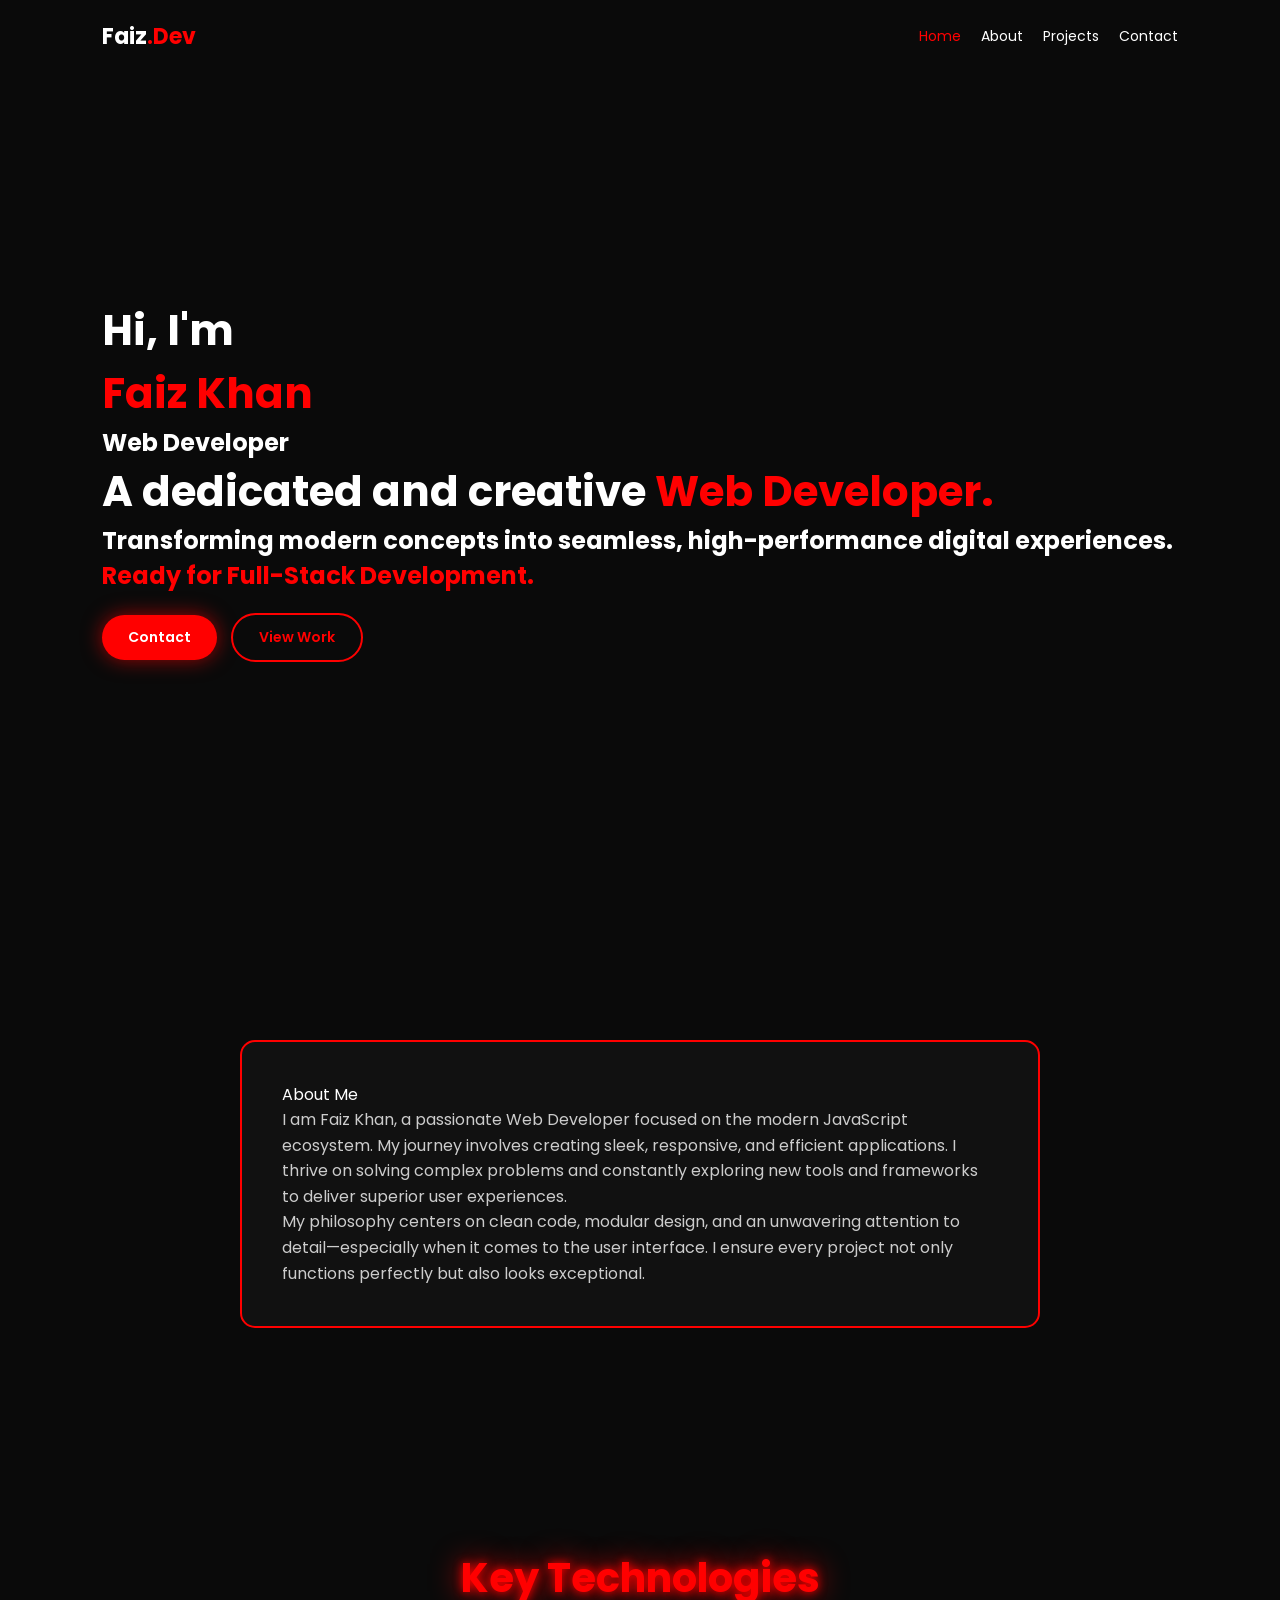
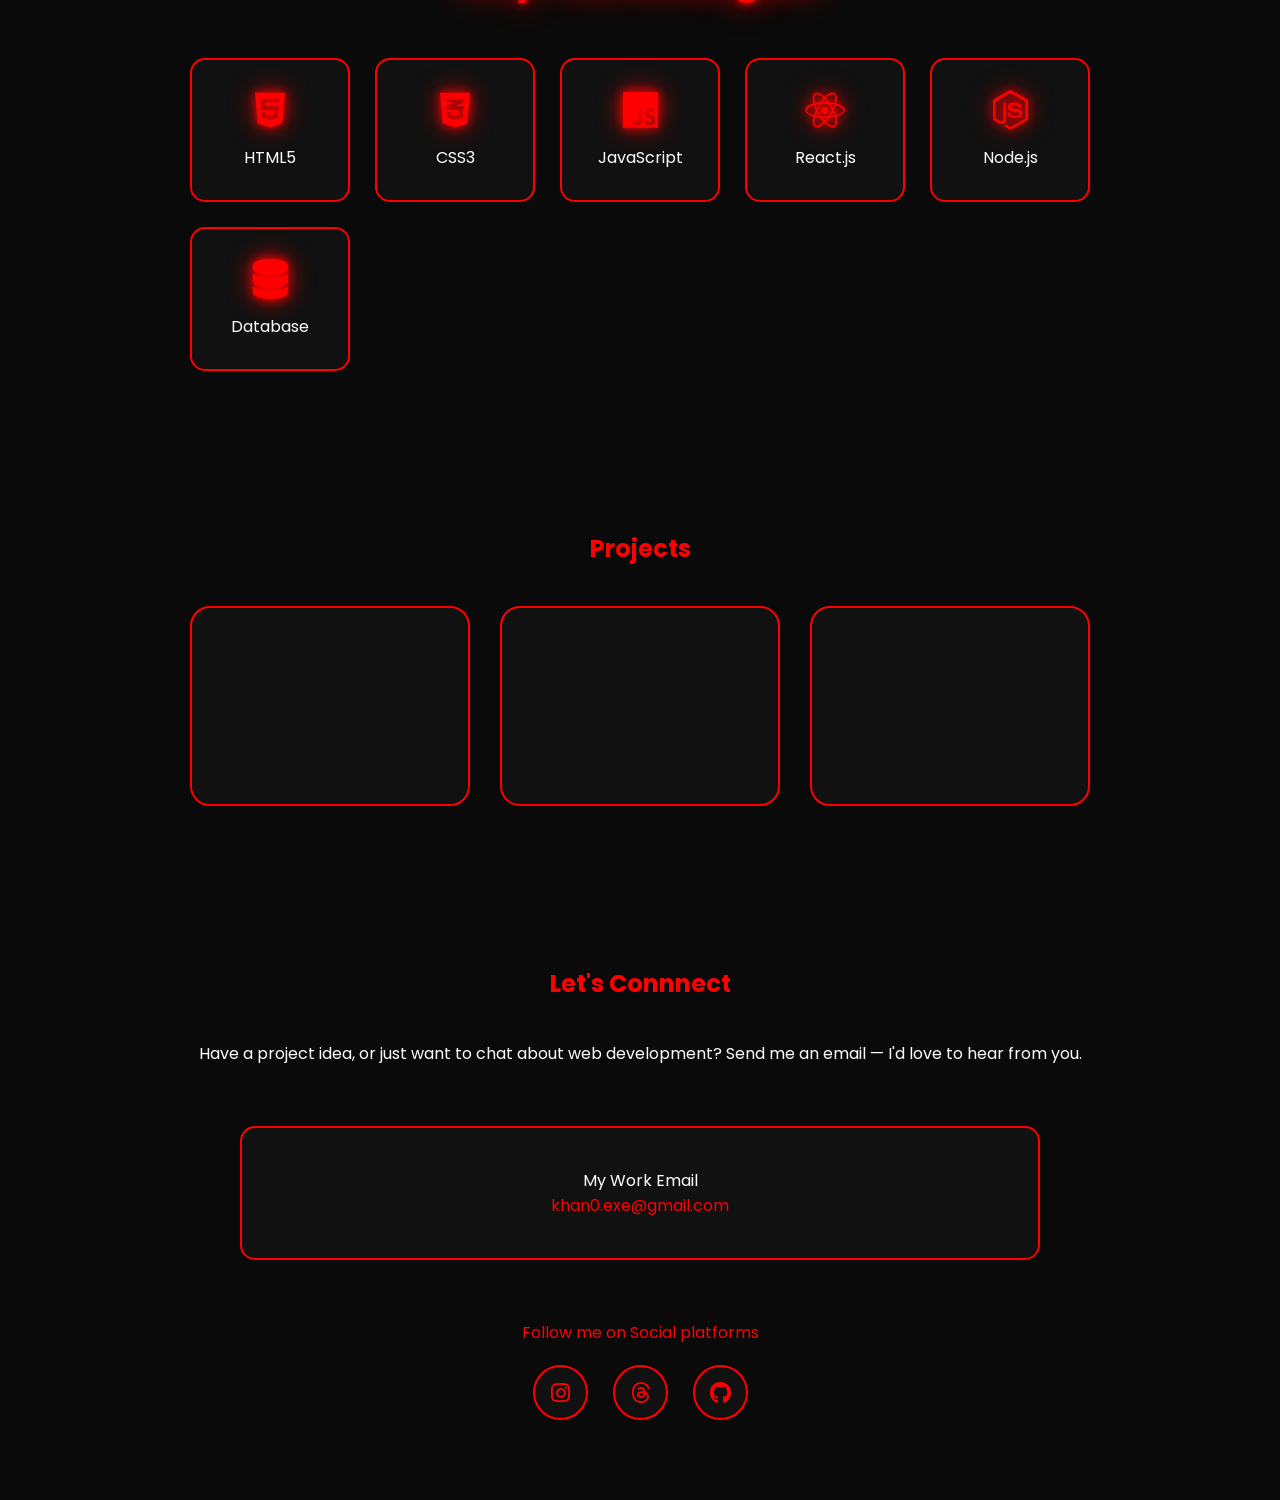
<file: Portfolio.htm>
<!DOCTYPE html>
<html lang="en">
<head>
<meta charset="UTF-8">
<meta name="viewport" content="width=device-width, initial-scale=1.0">
<title>Faiz | Web Developer</title>

<link href="https://fonts.googleapis.com/css2?family=Poppins:wght@400;600;700;800&display=swap" rel="stylesheet">
<link rel="stylesheet" href="https://cdnjs.cloudflare.com/ajax/libs/font-awesome/6.5.0/css/all.min.css">

<style>
*{
margin:0;
padding:0;
box-sizing:border-box;
text-decoration:none;
list-style:none;
scroll-behavior:smooth;
}

body{
font-family:'Poppins',sans-serif;
background:#0a0a0a;
color:white;
}
boy{
font-family:'Poppins',sans-serif;
color:white;
background:linear-gradient(
-45deg,
#0a0a0a,
#1a0000,
#330000,
#0a0a0a
);
background-size:400% 400%;
animation:gradientBG 12s ease infinite;
}

/* GRADIENT ANIMATION */
@keyframes gradientBG{
0%{
background-position:0% 50%;
}
50%{
background-position:100% 50%;
}
100%{
background-position:0% 50%;
}
}


.header{
position:fixed;
top:0;
width:100%;
display:flex;
justify-content:space-between;
align-items:center;
padding:20px 8%;
background:#0a0a0a;
z-index:1000;
}

.logo{
font-size:22px;
font-weight:700;
}
.logo span{ color:#ff0000; }

.nav{ display:flex; }

.nav a{
color:white;
margin-left:20px;
font-size:14px;
transition:.3s;
}

.nav a:hover,
.nav a.active{
color:#ff0000;
}


.menu-btn{
display:none;
font-size:24px;
color:#ff0000;
cursor:pointer;
}

@media(max-width:900px){

.nav{
position:absolute;
top:80px;
right:-100%;
background:#111;
flex-direction:column;
width:200px;
padding:20px;
border-radius:10px;
transition:.3s;
}

.nav.active{ right:8%; }

.nav a{
margin:15px 0;
color:#ff0000;
}

.menu-btn{ display:block; }

.hero{ flex-direction:column; text-align:center; }
}


.hero{
min-height:100vh;
display:flex;
align-items:center;
justify-content:space-between;
padding:120px 8% 60px;
gap:50px;
flex-wrap:wrap;
}

.hero-left h1{ font-size:42px; }
.hero-left span{ color:#ff0000; }

.btn{
padding:12px 26px;
border-radius:30px;
font-size:14px;
font-weight:600;
transition:.3s;
display:inline-block;
margin-top:20px;
}

.primary{
background:#ff0000;
color:white;
box-shadow:0 0 20px rgba(255,0,0,0.6);
}

.primary:hover{ transform:translateY(-3px); }

.outline{
border:2px solid #ff0000;
color:#ff0000;
margin-left:10px;
}

.outline:hover{
background:#ff0000;
color:black;
}


.skills-icons{
display:flex;
gap:40px;
align-items:center;
}

.skills-icons img{
width:70px;
transition:.3s;
filter:drop-shadow(0 0 10px rgba(255,0,0,0.4));
}

.skills-icons img:hover{
transform:translateY(-8px);
filter:drop-shadow(0 0 20px rgba(255,0,0,0.8));
}

@media(max-width:600px){

.skills-icons{
display:grid;
grid-template-columns:repeat(3,1fr);
gap:25px;
justify-items:center;
}

.skills-icons img:nth-child(1){ grid-column:1; grid-row:1; }
.skills-icons img:nth-child(2){ grid-column:2; grid-row:1; }
.skills-icons img:nth-child(3){ grid-column:3; grid-row:1; }
.skills-icons img:nth-child(4){ grid-column:1 / span 2; grid-row:2; justify-self:center; }
.skills-icons img:nth-child(5){ grid-column:2 / span 2; grid-row:2; justify-self:center; }

}


.section{
padding:80px 8%;
text-align:center;
}
.section h2{
color:#ff0000;
margin-bottom:40px;
}

  


.project-container{
display:flex;
justify-content:center;
gap:30px;
flex-wrap:wrap;
}

.project-card{
background:#111;
width:280px;
height:200px;
border-radius:20px;
border:2px solid red;
cursor:pointer;
transition:.3s;
}

.project-card:hover{
transform:translateY(-10px);
border-color:#ff0000;
box-shadow:0 0 30px rgba(255,0,0,0.6);
}


.modal{
position:fixed;
top:0;
left:0;
width:100%;
height:100%;
background:rgba(0,0,0,0.8);
display:none;
align-items:center;
justify-content:center;
z-index:2000;
}

.modal-content{
background:#111;
padding:40px;
border-radius:15px;
width:90%;
max-width:500px;
text-align:center;
border:2px solid #ff0000;
position:relative;
}

.close-btn{
position:absolute;
top:15px;
right:20px;
font-size:25px;
color:#ff0000;
cursor:pointer;
}


.contact-icons{
margin-top:20px;
display:flex;
justify-content:center;
gap:25px;
flex-wrap:wrap;
}

.contact-icons a{
width:55px;
height:55px;
display:flex;
align-items:center;
justify-content:center;
border-radius:50%;
background:#111;
border:2px solid #ff0000;
color:#ff0000;
font-size:22px;
transition:.3s;
}

.contact-icons a:hover{
background:#ff0000;
color:black;
transform:translateY(-5px);
}

.about-box{
max-width:800px;
margin:60px auto;
padding:40px;
border:2px solid #ff0000;
border-radius:15px;
background:#111;

text-align:left;
}

.about-box:hover{
box-shadow:0 0 30px rgba(255,0,0,0.6);
}

.about-box h2{
color:#ff0000;
margin-bottom:20px;
}

.about-box p{
line-height:1.6;
color:#ccc;
}

.email-card{
  max-width:800px;
  max-height: 400px;
  margin:60px auto;
  padding:40px;
  border:2px solid red;
  border-radius:15px;
  background:#111;
}
.email-card div{
  color:red;
  
}
.social{

  color:red;
}


.tech-section {
  background: #0a0a0a;
  padding: 80px 20px;
  text-align: center;
}

.tech-section h2 {
  color: red;
  font-size: 2.5rem;
  margin-bottom: 50px;
  text-shadow:
    0 0 10px red,
    0 0 30px red;
}

.tech-grid {
  display: grid;
  grid-template-columns: repeat(auto-fit, minmax(140px, 1fr));
  gap: 25px;
  max-width: 900px;
  margin: auto;
}

.tech-grid div {
  background: #111;
  border: 2px solid red;
  border-radius: 15px;
  padding: 30px 15px;
  transition: 0.3s ease;
  cursor: pointer;
}

.tech-grid div i {
  font-size: 40px;
  color: red;
  margin-bottom: 15px;
  text-shadow:
    0 0 10px red,
    0 0 25px red;
}

.tech-grid div p {
  color: white;
  font-size: 1rem;
}

.tech-grid div:hover {
  transform: translateY(-8px);
  box-shadow:
    0 0 20px red,
    0 0 40px rgba(255, 0, 0, 0.6);
}

</style>
</head>
<body>

<header class="header">
<div class="logo">Faiz<span>.Dev</span></div>

<nav class="nav">
<a href="#home">Home</a>
<a href="#about">About</a>
<a href="#projects">Projects</a>
<a href="#contact">Contact</a>
</nav>

<div class="menu-btn">
<i class="fas fa-bars"></i>
</div>
</header>

<section id="home" class="hero">

<div class="hero-left">
<h1>Hi, I'm </h1>
<h1><span>Faiz Khan</span></h1>
<h2 class="typing"></h2>
<h1><p>A dedicated and creative <span>Web Developer.</span></p></h1>
<h2><p>Transforming modern concepts into seamless, high-performance digital experiences. <span>Ready for Full-Stack Development.</span></p></h2>

<a href="#contact" class="btn primary">Contact</a>
<a href="#projects" class="btn outline">View Work</a>
</div>
</section>
<section id="about" class="section">
  <div class="about-box"
<h2>About Me</h2>
<p>I am Faiz Khan, a passionate Web Developer focused on the modern JavaScript ecosystem. My journey involves creating sleek, responsive, and efficient applications. I thrive on solving complex problems and constantly exploring new tools and frameworks to deliver superior user experiences.</p>

<p> My philosophy centers on clean code, modular design, and an unwavering attention to detail—especially when it comes to the user interface. I ensure every project not only functions perfectly but also looks exceptional.</p>
</div>
</section>

<section class="tech-section">
  <h2 class="tech-title">Key Technologies</h2>

  <div class="tech-grid">

    <div class="tech-card">
      <i class="fab fa-html5"></i>
      <p>HTML5</p>
    </div>

    <div class="tech-card">
      <i class="fab fa-css3-alt"></i>
      <p>CSS3</p>
    </div>

    <div class="tech-card">
      <i class="fab fa-js"></i>
      <p>JavaScript</p>
    </div>

    <div class="tech-card">
      <i class="fab fa-react"></i>
      <p>React.js</p>
    </div>

    <div class="tech-card">
      <i class="fab fa-node-js"></i>
      <p>Node.js</p>
    </div>

    <div class="tech-card">
      <i class="fas fa-database"></i>
      <p>Database</p>
    </div>

  </div>
</section>


<section id="projects" class="section">
<h2>Projects</h2>
<div class="project-container">
<div class="project-card" onclick="openModal('Project 1')"></div>
<div class="project-card" onclick="openModal('Project 2')"></div>
<div class="project-card" onclick="openModal('Project 3')"></div>
</div>
</section>

<section id="contact" class="section">
<h2>Let's Connnect</h2>
<p class="contact-subtext">
Have a project idea, or just want to chat about web development?
    Send me an email — I'd love to hear from you.
    <div class="email-card">
      <p class="email-label">My Work Email</p>
      <div>khan0.exe@gmail.com</div>
      </div>

</p>
<div class="social">
  <p>Follow  me on Social platforms</p>
</div>



<div class="contact-icons">
<a href="https://www.instagram.com/khan0.exe?igsh=eXhxdXBjMzBxMHc5"><i class="fab fa-instagram"></i></a>
<a href="https://www.threads.com/@khan0.exe"><i class="fab fa-threads"></i></a>
<a href="https://github.com/khan-0exe"><i class="fab fa-github"></i></a>
</div>

</section>


<div class="modal" id="modal">
<div class="modal-content">
<span class="close-btn" onclick="closeModal()">&times;</span>
<h2 id="modal-title"></h2>
<p>This is where your project details will go.</p>
</div>
</div>

<script>


const menuBtn=document.querySelector(".menu-btn");
const nav=document.querySelector(".nav");

menuBtn.addEventListener("click",(e)=>{
nav.classList.toggle("active");
e.stopPropagation();
});

document.addEventListener("click",(e)=>{
if(!nav.contains(e.target)&&!menuBtn.contains(e.target)){
nav.classList.remove("active");
}
});


const sections=document.querySelectorAll("section");
const navLinks=document.querySelectorAll(".nav a");

window.addEventListener("scroll",()=>{
let current="";
sections.forEach(section=>{
const sectionTop=section.offsetTop-150;
if(pageYOffset>=sectionTop){
current=section.getAttribute("id");
}
});

navLinks.forEach(link=>{
link.classList.remove("active");
if(link.getAttribute("href")==="#"+current){
link.classList.add("active");
}
});
});


const roles=["Web Developerr","Game Developerr"];
let i=0,j=0,current="",isDeleting=false;
const typing=document.querySelector(".typing");

function typeEffect(){
if(!isDeleting&&j<=roles[i].length){current=roles[i].substring(0,j++);}
else if(isDeleting&&j>=0){current=roles[i].substring(0,j--);}
typing.innerHTML=current;

if(j===roles[i].length){isDeleting=true;setTimeout(typeEffect,1200);return;}
if(j===0&&isDeleting){isDeleting=false;i=(i+1)%roles.length;}
setTimeout(typeEffect,isDeleting?50:100);
}
typeEffect();

function openModal(title){
document.getElementById("modal-title").innerText=title;
document.getElementById("modal").style.display="flex";
}
function closeModal(){
document.getElementById("modal").style.display="none";
}
window.onclick=function(e){
if(e.target==document.getElementById("modal")){
closeModal();
}
}
</script>

</body>
</html>
</file>
